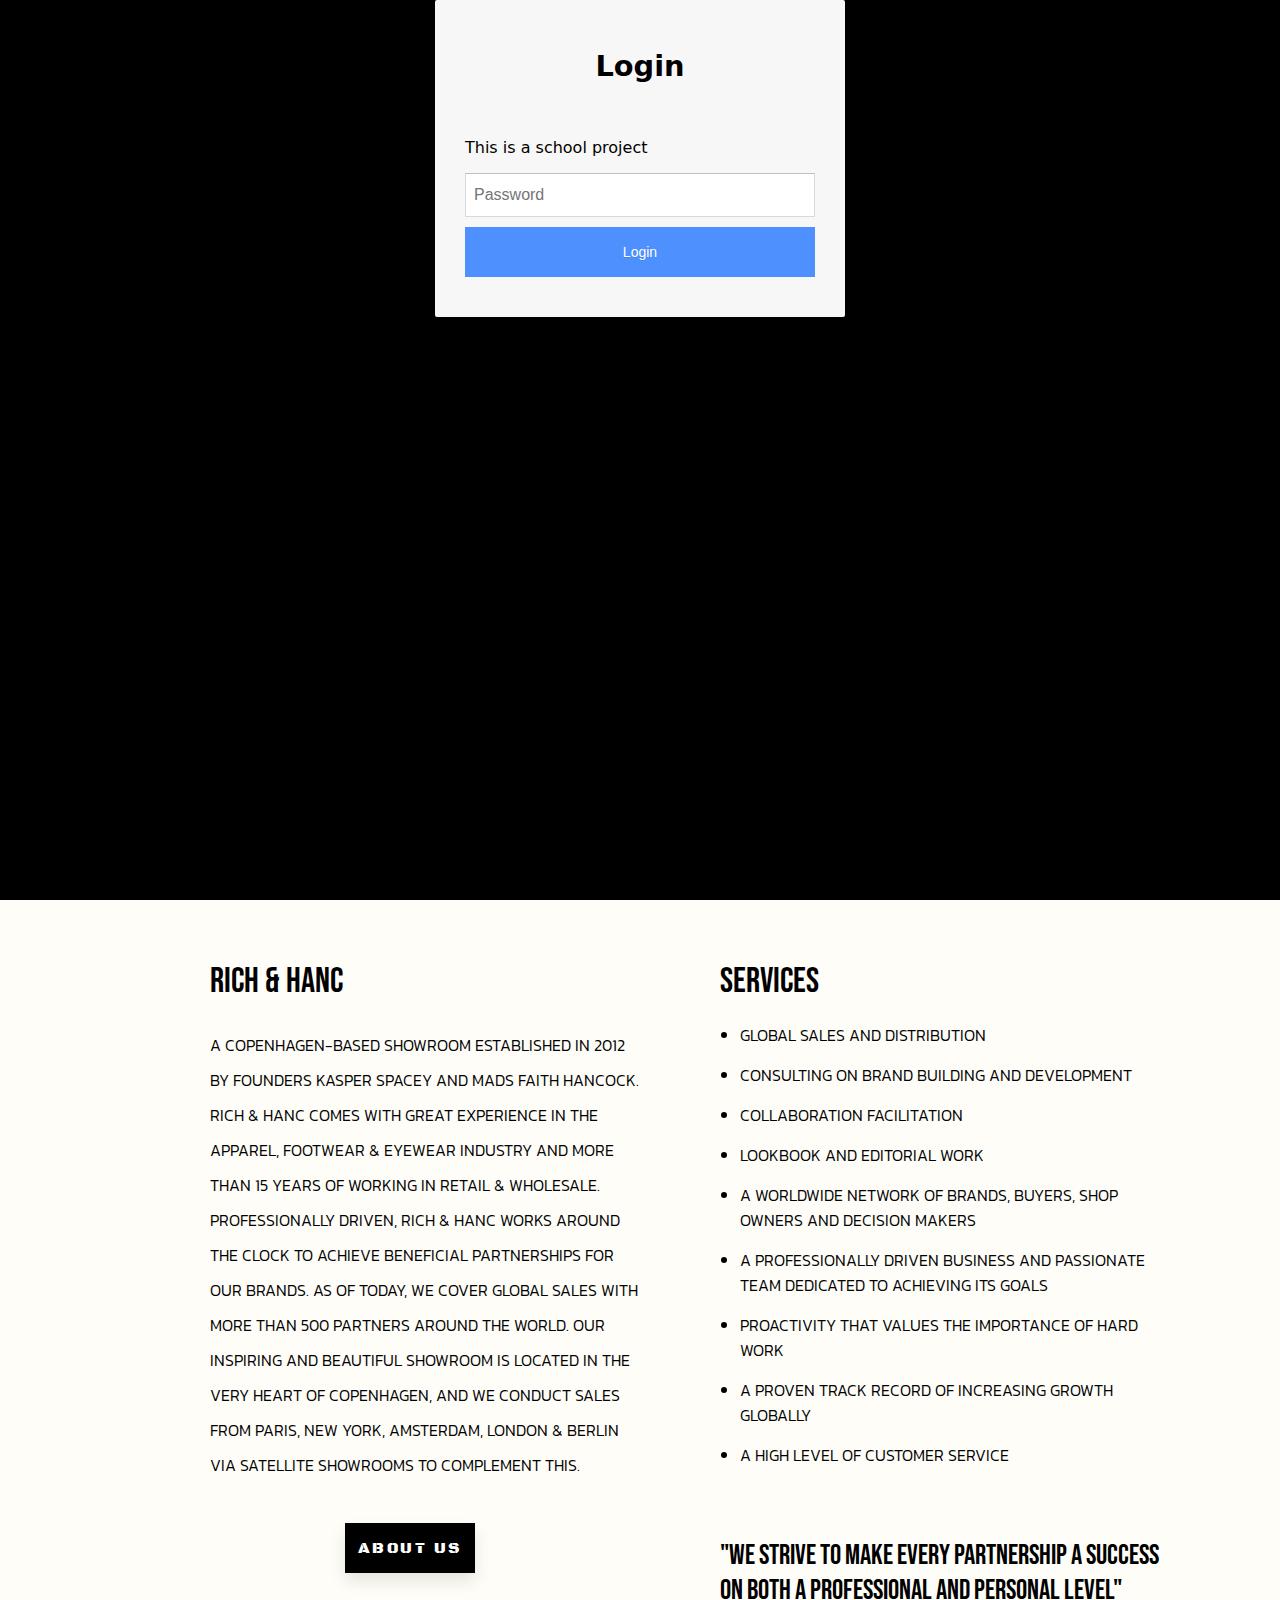
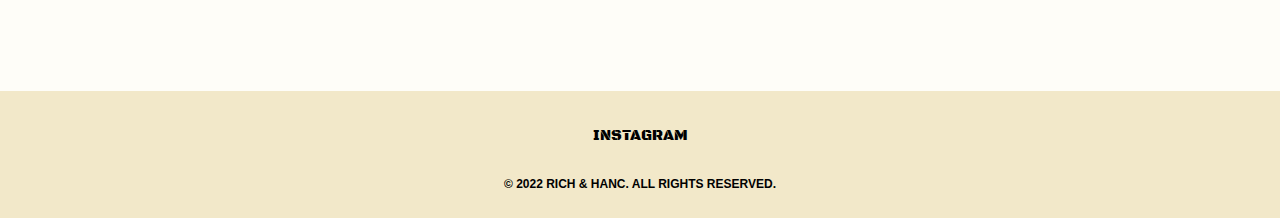
<file: index.html>
<!DOCTYPE html>
<html lang="en">

<head>
    <meta charset="UTF-8">
    <meta name="viewport" content="width=device-width, initial-scale=1.0">
    <meta name="robots" content="noindex">
    <link rel="icon" type="image/x-icon" href="favicon/favicon.ico">
    <link rel="preconnect" href="https://fonts.googleapis.com">
    <link rel="preconnect" href="https://fonts.gstatic.com" crossorigin>
    <link href="https://fonts.googleapis.com/css2?family=Black+Ops+One&display=swap" rel="stylesheet">
    <link rel="preconnect" href="https://fonts.googleapis.com">
    <link rel="preconnect" href="https://fonts.gstatic.com" crossorigin>
    <link href="https://fonts.googleapis.com/css2?family=Bebas+Neue&display=swap" rel="stylesheet">
    <link rel="preconnect" href="https://fonts.googleapis.com">
    <link rel="preconnect" href="https://fonts.gstatic.com" crossorigin>
    <link
        href="https://fonts.googleapis.com/css2?family=Kanit:ital,wght@0,100;0,200;0,300;0,400;0,500;0,600;0,700;0,800;0,900;1,100;1,200;1,300;1,400;1,500;1,600;1,700;1,800;1,900&display=swap"
        rel="stylesheet">
    <link rel="stylesheet" href="script.js">
    <link rel="stylesheet" href="general.css">
    <link rel="stylesheet" href="index.css">

    <title> Rich & Hanc</title>
</head>

<body>
    <header>
        <div class="logo">
            <a href="index.html">
                <img class="rotating-logo" src="logo/rich_hanc_logo.png" alt="rotating-logo">
            </a>
        </div>
        <nav>
            <ul class="menu">
                <li><a href="about.html">ABOUT</a></li>
                <li><a href="brands.html">OUR BRANDS</a></li>
                <li><a href="showroom.html">SHOWROOM</a></li>
                <li><a href="contact.html">CONTACT</a></li>
            </ul>
            <div class="burger">
                <div class="line"></div>
                <div class="line"></div>
                <div class="line"></div>
            </div>
        </nav>

    </header>
    <script src="menu.js"></script>
    <main>
        <div class="slideshow-container">

            <div class="mySlides fade">
                <img src="billeder/magasin.png" style="width:100%" alt="billede1">
                <div class="text">MORE THAN JUST AN AGENT</div>
            </div>

            <div class="mySlides fade">
                <img src="billeder/tshirts_vest_bukser.png" style="width:100%" alt="billede2">
                <div class="text">MORE THAN JUST AN AGENT</div>
            </div>

            <div class="mySlides fade">
                <img src="billeder/nordasko4.png" style="width:100%" alt="billede3">
                <div class="text">MORE THAN JUST AN AGENT</div>
            </div>

            <div class="mySlides fade">
                <img src="billeder/norda_techjakker.webp" style="width:100%" alt="billede4">
                <div class="text">MORE THAN JUST AN AGENT</div>
            </div>

            <div class="mySlides fade">
                <img src="billeder/glasbænk.png" style="width:100%" alt="billede5">
                <div class="text">MORE THAN JUST AN AGENT</div>
            </div>

            <div class="mySlides fade">
                <img src="billeder/closeup_tshirts.webp" style="width:100%" alt="billede6">
                <div class="text">MORE THAN JUST AN AGENT</div>
            </div>

            <div class="mySlides fade">
                <img src="billeder/showroom_billede.webp" style="width:100%" alt="billede7">
                <div class="text">MORE THAN JUST AN AGENT</div>
            </div>
        </div>
        <div class="tekst-container">
            <div class="tekst-row">
                <div class="tekst_landingpage">
                    <h2>RICH & HANC</h2>
                    <p>
                        A COPENHAGEN-BASED SHOWROOM ESTABLISHED IN 2012 BY FOUNDERS KASPER SPACEY AND MADS FAITH
                        HANCOCK.
                        RICH &
                        HANC COMES WITH
                        GREAT EXPERIENCE IN THE APPAREL, FOOTWEAR & EYEWEAR INDUSTRY AND MORE THAN 15 YEARS OF WORKING
                        IN
                        RETAIL
                        & WHOLESALE.

                        PROFESSIONALLY DRIVEN, RICH & HANC WORKS AROUND THE CLOCK TO ACHIEVE BENEFICIAL PARTNERSHIPS FOR
                        OUR
                        BRANDS. AS OF
                        TODAY, WE COVER GLOBAL SALES WITH MORE THAN 500 PARTNERS AROUND THE WORLD.

                        OUR INSPIRING AND BEAUTIFUL SHOWROOM IS LOCATED IN THE VERY HEART OF COPENHAGEN, AND WE CONDUCT
                        SALES
                        FROM PARIS, NEW
                        YORK, AMSTERDAM, LONDON & BERLIN VIA SATELLITE SHOWROOMS TO COMPLEMENT THIS.
                    </p>
                    <!-- <div class="about_knap">
                        <p><a href="about.html">ABOUT</a></p>
                    </div> -->
                </div>
                <div class="button_div">
                    <a href="about.html"><button class="button">ABOUT US</button></a>
                </div>
            </div>
            <div class="tekst-row2">
                <div class="tekst_services">
                    <h2 class="services_overskrift">SERVICES</h2>
                    <ul class="custom-list">
                        <li>GLOBAL SALES AND DISTRIBUTION</li>
                        <li>CONSULTING ON BRAND BUILDING AND DEVELOPMENT</li>
                        <li>COLLABORATION FACILITATION</li>
                        <li>LOOKBOOK AND EDITORIAL WORK</li>
                        <li>A WORLDWIDE NETWORK OF BRANDS, BUYERS, SHOP OWNERS AND DECISION MAKERS</li>
                        <li>A PROFESSIONALLY DRIVEN BUSINESS AND PASSIONATE TEAM DEDICATED TO ACHIEVING ITS GOALS</li>
                        <li>PROACTIVITY THAT VALUES THE IMPORTANCE OF HARD WORK</li>
                        <li>A PROVEN TRACK RECORD OF INCREASING GROWTH GLOBALLY</li>
                        <li>A HIGH LEVEL OF CUSTOMER SERVICE</li>
                    </ul>
                    <p class="citat">"WE STRIVE TO MAKE EVERY PARTNERSHIP A SUCCESS ON BOTH A PROFESSIONAL AND PERSONAL
                        LEVEL"</p>
                </div>
            </div>
        </div>

    </main>

    <footer class="footer">
        <div class="tekst_footer">
            <p><a href="https://www.instagram.com/richandhancagency/" target="_blank">INSTAGRAM</a></p>
        </div>
        <div class="undertekst_footer">
            <p>© 2022 RICH & HANC. ALL RIGHTS RESERVED.</p>
        </div>
    </footer>
    <script src="script.js"></script>
    <script src="login.js"></script>
</body>

</html>
</file>
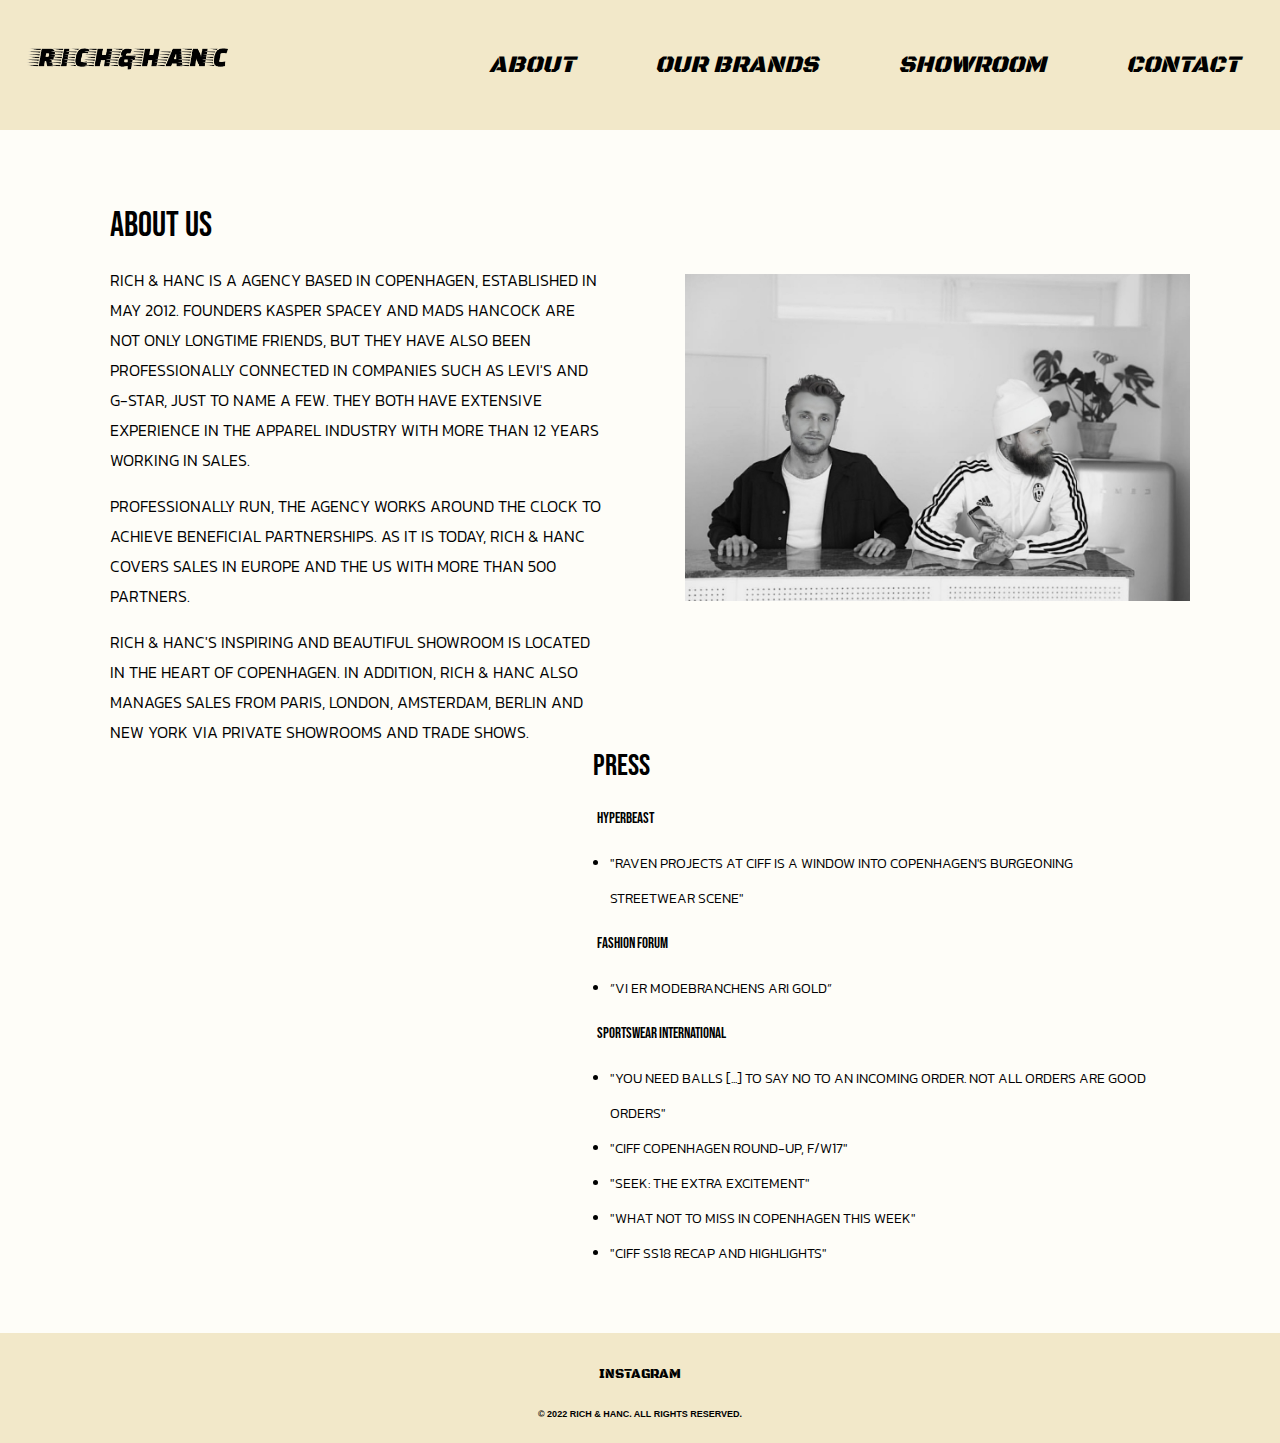
<file: about.html>
<!DOCTYPE html>
<html lang="en">

<head>
    <meta charset="UTF-8">
    <meta name="viewport" content="width=device-width, initial-scale=1.0">
    <meta name="robots" content="noindex">
    <link rel="icon" type="image/x-icon" href="favicon/favicon.ico">
    <link rel="preconnect" href="https://fonts.googleapis.com">
    <link rel="preconnect" href="https://fonts.gstatic.com" crossorigin>
    <link href="https://fonts.googleapis.com/css2?family=Black+Ops+One&display=swap" rel="stylesheet">
    <link rel="preconnect" href="https://fonts.googleapis.com">
    <link rel="preconnect" href="https://fonts.gstatic.com" crossorigin>
    <link href="https://fonts.googleapis.com/css2?family=Bebas+Neue&display=swap" rel="stylesheet">
    <link rel="preconnect" href="https://fonts.googleapis.com">
    <link rel="preconnect" href="https://fonts.gstatic.com" crossorigin>
    <link
        href="https://fonts.googleapis.com/css2?family=Kanit:ital,wght@0,100;0,200;0,300;0,400;0,500;0,600;0,700;0,800;0,900;1,100;1,200;1,300;1,400;1,500;1,600;1,700;1,800;1,900&display=swap"
        rel="stylesheet">
    <link rel="stylesheet" href="script.js">
    <link rel="stylesheet" href="general.css">
    <link rel="stylesheet" href="about.css">

    <title>Rich & Hanc</title>
</head>

<body>
    <header>
        <div class="logo">
            <a href="index.html">
                <img class="rotating-logo" src="logo/rich_hanc_logo.png" alt="rotating-logo">
            </a>
        </div>
        <nav>
            <ul class="menu">
                <li><a href="about.html">ABOUT</a></li>
                <li><a href="brands.html">OUR BRANDS</a></li>
                <li><a href="showroom.html">SHOWROOM</a></li>
                <li><a href="contact.html">CONTACT</a></li>
            </ul>
            <div class="burger">
                <div class="line"></div>
                <div class="line"></div>
                <div class="line"></div>
            </div>
        </nav>
    </header>
    <script src="menu.js"></script>
    <main>
        <div class="about_container">
            <div class="img_stiferne">
                <img src="billeder/stifterne.webp" alt="stifterne">
            </div>
            <div class="about_us_container">
                <h2 class="about_us_header">ABOUT US</h2>
                <div class="about_us_text">
                    <p>RICH & HANC IS A AGENCY BASED IN COPENHAGEN, ESTABLISHED IN MAY 2012.
                        FOUNDERS KASPER SPACEY AND MADS HANCOCK ARE NOT ONLY LONGTIME FRIENDS, BUT THEY HAVE ALSO BEEN
                        PROFESSIONALLY CONNECTED IN COMPANIES SUCH AS LEVI'S
                        AND G-STAR, JUST TO NAME A FEW. THEY BOTH HAVE EXTENSIVE EXPERIENCE IN THE APPAREL INDUSTRY WITH
                        MORE THAN 12 YEARS
                        WORKING IN SALES.</p>

                    <p>PROFESSIONALLY RUN, THE AGENCY WORKS AROUND THE CLOCK TO ACHIEVE BENEFICIAL PARTNERSHIPS.
                        AS IT IS TODAY, RICH & HANC COVERS SALES IN EUROPE AND THE US WITH MORE THAN 500 PARTNERS.</p>

                    <p>RICH & HANC'S INSPIRING AND BEAUTIFUL SHOWROOM IS LOCATED IN THE HEART OF COPENHAGEN. IN
                        ADDITION,
                        RICH & HANC ALSO MANAGES SALES FROM PARIS, LONDON,
                        AMSTERDAM, BERLIN AND NEW YORK VIA PRIVATE SHOWROOMS AND TRADE SHOWS.</p>
                </div>
            </div>
        </div>
        <div class="press_container">
            <h3 class="press_header">PRESS</h3>
            <ul class="press_links">
                <p class="h4">HYPERBEAST</p>
                <li><a href="https://hypebeast.com/2016/8/ciff-raven-projects-copenhagen-recap-august-2016">"RAVEN
                        PROJECTS AT CIFF IS A WINDOW INTO COPENHAGEN'S BURGEONING STREETWEAR SCENE"</a>
                </li>
                <p class="h4">FASHION FORUM</p>
                <li><a href="https://fashionforum.dk/2017/11/10/vi-modebranchens-ari-gold/">”VI ER MODEBRANCHENS ARI
                        GOLD”</a></li>
                <p class="h4">SPORTSWEAR INTERNATIONAL</p>
                <li><a
                        href="https://www.the-spin-off.com/news/portrait/Interview-You-need-balls-...-to-say-no-to-an-incoming-order.-Not-all-orders-are-good-orders-13986">"YOU
                        NEED BALLS [...] TO SAY NO TO AN INCOMING ORDER. NOT ALL ORDERS ARE GOOD ORDERS"</a></li>
                <li><a href="https://www.the-spin-off.com/news/stories/Trade-Show-CIFF-Copenhagen-round-up-FW17-12985">"CIFF
                        COPENHAGEN ROUND-UP, F/W17"</a></li>
                <li><a href="https://www.the-spin-off.com/news/stories/Trade-Show-Seek-The-extra-excitement-13510">"SEEK:
                        THE EXTRA EXCITEMENT"</a></li>
                <li><a
                        href="https://www.the-spin-off.com/news/stories/Preview-What-not-to-miss-in-Copenhagen-this-week-13611">"WHAT
                        NOT TO MISS IN COPENHAGEN THIS WEEK"</a></li>
                <li><a
                        href="https://www.the-spin-off.com/news/stories/Trade-Show-CIFF-ss-18-recap-and-highlights-13623">"CIFF
                        SS18 RECAP AND HIGHLIGHTS"</a></li>
            </ul>
        </div>
    </main>
    <footer class="footer_about">
        <div class="tekst_footer_about">
            <p><a href="https://www.instagram.com/richandhancagency/" target="_blank">INSTAGRAM</a></p>
        </div>
        <div class="undertekst_footer_about">
            <p>© 2022 RICH & HANC. ALL RIGHTS RESERVED.</p>
        </div>
    </footer>
</body>

</html>
</file>
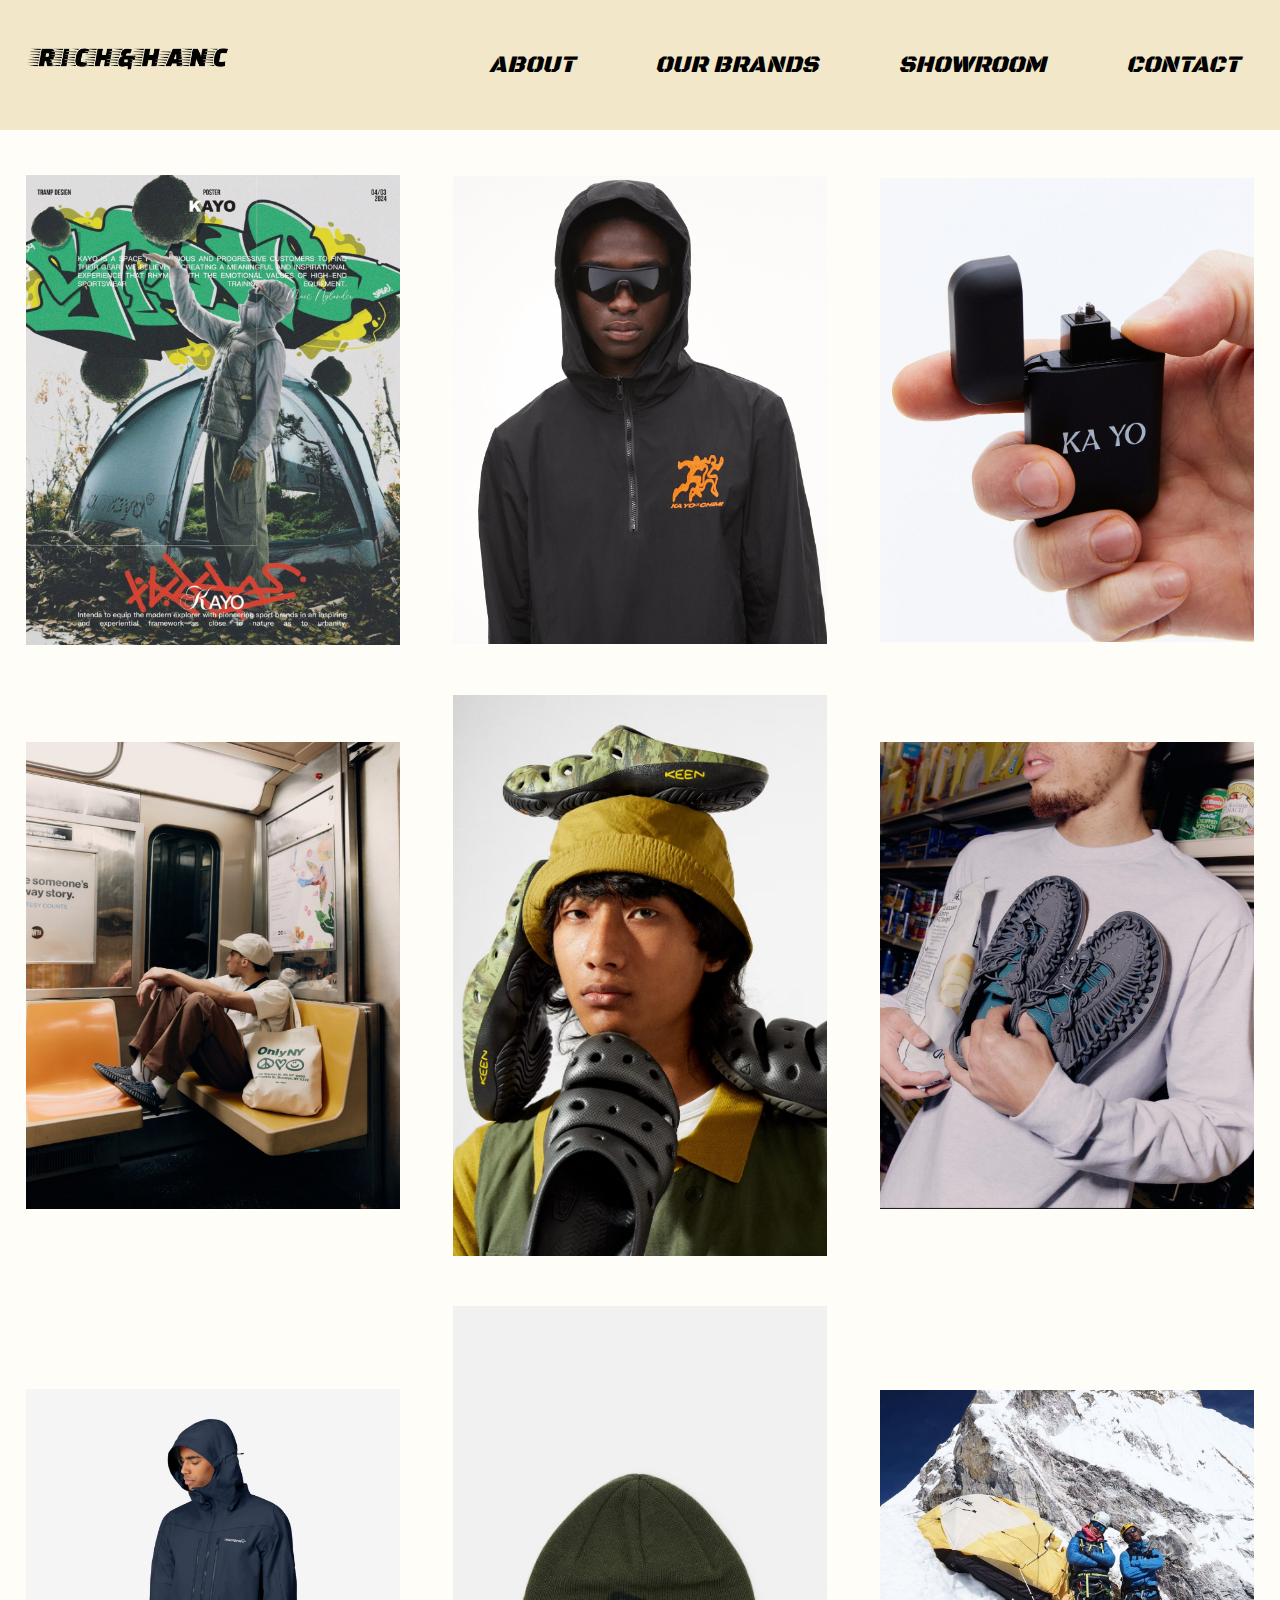
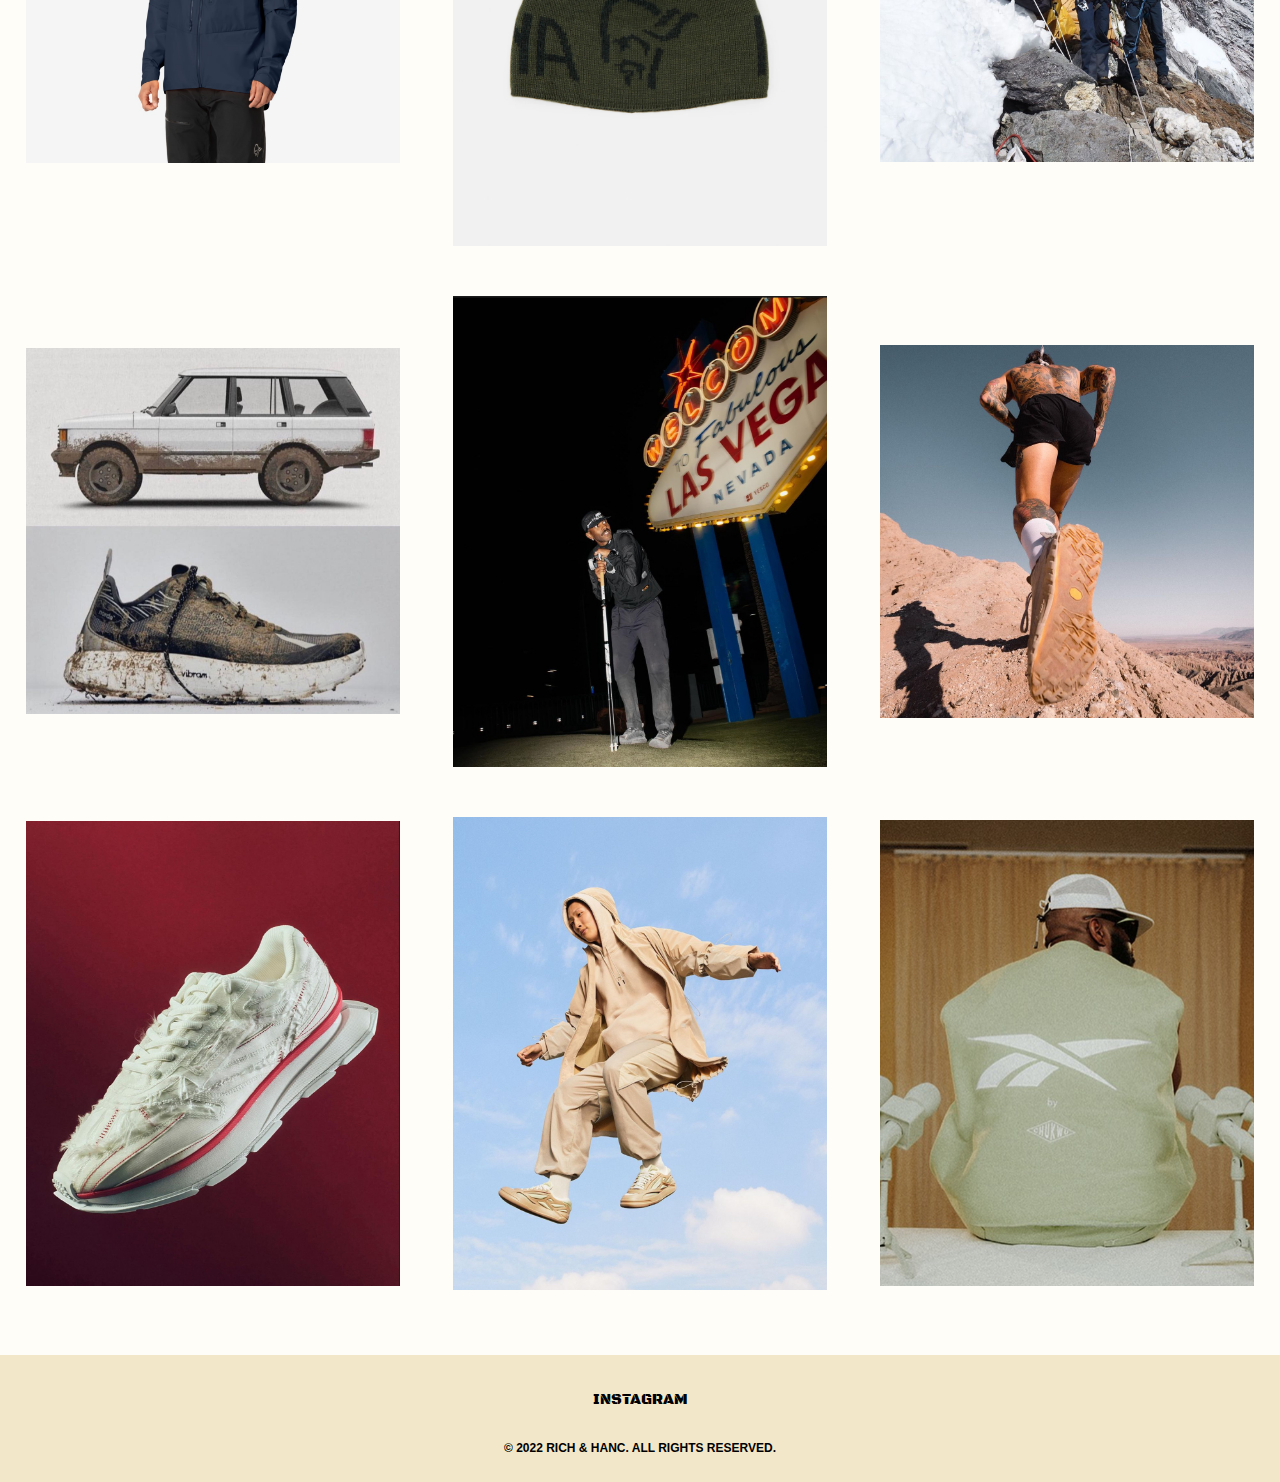
<file: brands.html>
<!DOCTYPE html>
<html lang="en">

<head>
    <meta charset="UTF-8">
    <meta name="viewport" content="width=device-width, initial-scale=1.0">
    <meta name="robots" content="noindex">
    <link rel="icon" type="image/x-icon" href="favicon/favicon.ico">
    <link rel="preconnect" href="https://fonts.googleapis.com">
    <link rel="preconnect" href="https://fonts.gstatic.com" crossorigin>
    <link href="https://fonts.googleapis.com/css2?family=Black+Ops+One&display=swap" rel="stylesheet">
    <link rel="preconnect" href="https://fonts.googleapis.com">
    <link rel="preconnect" href="https://fonts.gstatic.com" crossorigin>
    <link href="https://fonts.googleapis.com/css2?family=Bebas+Neue&display=swap" rel="stylesheet">
    <link rel="stylesheet" href="script.js">
    <link rel="stylesheet" href="general.css">
    <link rel="stylesheet" href="brands.css">
    <title> Rich & Hanc</title>
</head>

<body>
    <header>
        <div class="logo">
            <a href="index.html">
                <img class="rotating-logo" src="logo/rich_hanc_logo.png" alt="rotating-logo">
            </a>
        </div>
        <nav>
            <ul class="menu">
                <li><a href="about.html">ABOUT</a></li>
                <li><a href="brands.html">OUR BRANDS</a></li>
                <li><a href="showroom.html">SHOWROOM</a></li>
                <li><a href="contact.html">CONTACT</a></li>
            </ul>
            <div class="burger">
                <div class="line"></div>
                <div class="line"></div>
                <div class="line"></div>
            </div>
        </nav>

    </header>
    <script src="menu.js"></script>
    <main>
        <div class="brands_container">
            <h3><a href="https://www.ka-yo.com/dk/en">KA-YO</a></h3>
            <div class="brand_item" data-brand="KA-YO">
                <img class="imghovsa" src="billeder/our_brands/kayo.webp" alt="kayo1">
                <img src="billeder/our_brands/kayo2.webp" alt="kayo2">
                <img src="billeder/our_brands/kayo3.webp" alt="kayo3">
            </div>
            <h3><a href="https://www.keenfootwear.com">KEEN</a></h3>
            <div class="brand_item" data-brand="KEEN">
                <img src="billeder/our_brands/keen2.webp" alt="keen2">
                <img src="billeder/our_brands/keen.webp" alt="keen">
                <img src="billeder/our_brands/keen3.webp" alt="keen3">
            </div>
            <h3><a href="https://www.norrona.com">NORRØNA</a></h3>
            <div class="brand_item" data-brand="NORRØNA">
                <img src="billeder/our_brands/norrona1.webp" alt="norrona1">
                <img src="billeder/our_brands/norrona2.webp" alt="norrona2">
                <img src="billeder/our_brands/norrona3.webp" alt="norrona3">
            </div>
            <h3><a href="https://nordarun.com">NORDA</a></h3>
            <div class="brand_item" data-brand="NORDA">
                <img src="billeder/our_brands/norda.webp" alt="norda">
                <img src="billeder/our_brands/norda2.webp" alt="norda2">
                <img src="billeder/our_brands/norda3.webp" alt="norda3">
            </div>
            <h3><a href="https://www.reebok.eu/en-pt/reebok-ltd">REEBOK LTD</a></h3>
            <div class="brand_item" data-brand="REEBOK LTD">
                <img src="billeder/our_brands/rebook1.webp" alt="rebook1">
                <img src="billeder/our_brands/rebook2.webp" alt="rebook2">
                <img src="billeder/our_brands/rebook3.webp" alt="rebook3">
            </div>
        </div>
    </main>
    <footer class="footer">
        <div class="tekst_footer">
            <p><a href="https://www.instagram.com/richandhancagency/" target="_blank">INSTAGRAM</a></p>
        </div>
        <div class="undertekst_footer">
            <p>© 2022 RICH & HANC. ALL RIGHTS RESERVED.</p>
        </div>
    </footer>
</body>

</html>
</file>
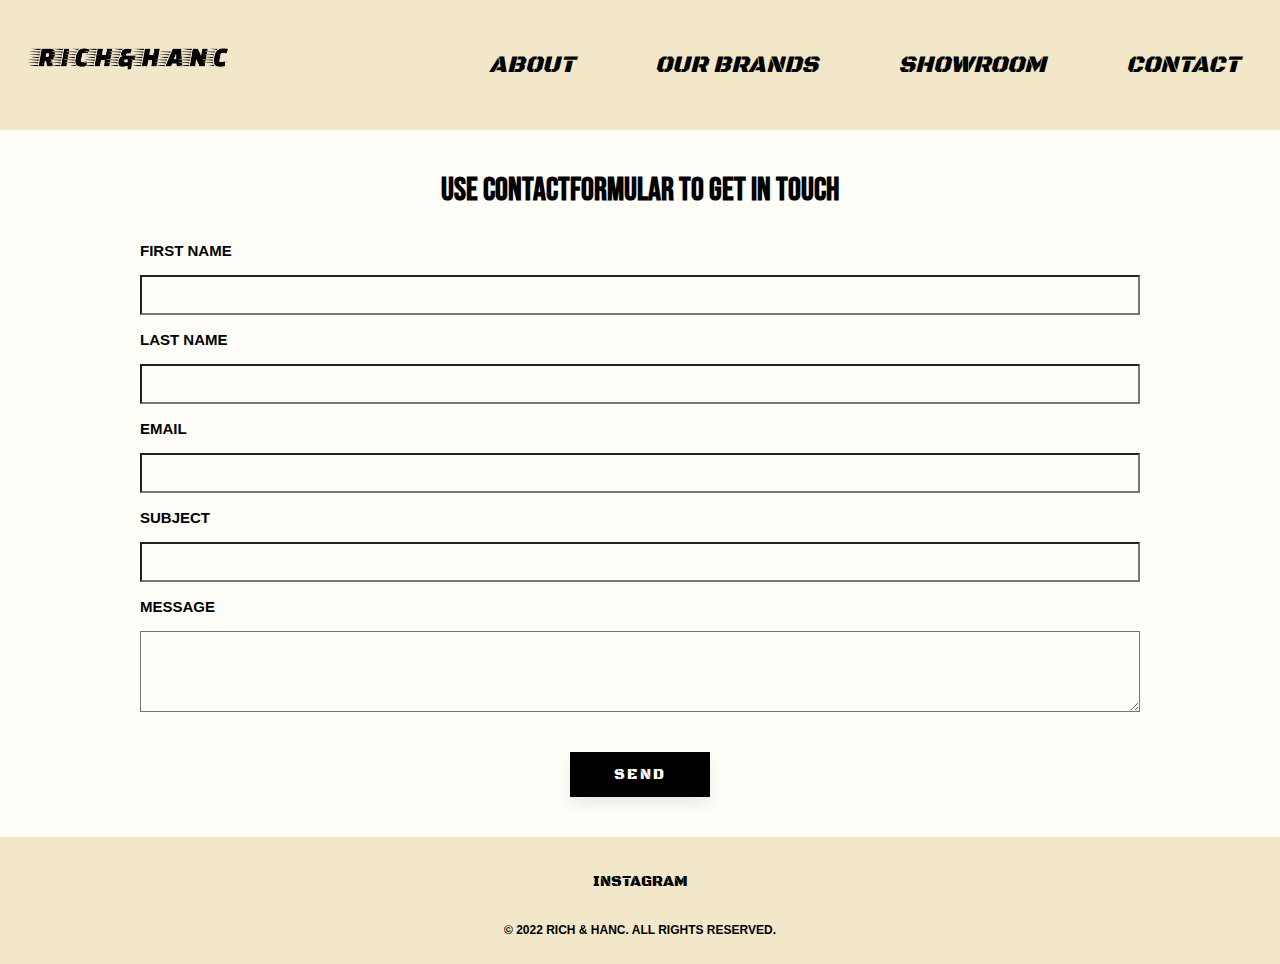
<file: contact.html>
<!DOCTYPE html>
<html lang="en">

<head>
    <meta charset="UTF-8">
    <meta name="viewport" content="width=device-width, initial-scale=1.0">
    <meta name="robots" content="noindex">
    <link rel="icon" type="image/x-icon" href="favicon/favicon.ico">
    <link rel="preconnect" href="https://fonts.googleapis.com">
    <link rel="preconnect" href="https://fonts.gstatic.com" crossorigin>
    <link href="https://fonts.googleapis.com/css2?family=Black+Ops+One&display=swap" rel="stylesheet">
    <link rel="preconnect" href="https://fonts.googleapis.com">
    <link rel="preconnect" href="https://fonts.gstatic.com" crossorigin>
    <link href="https://fonts.googleapis.com/css2?family=Bebas+Neue&display=swap" rel="stylesheet">
    <link rel="stylesheet" href="general.css">
    <link rel="stylesheet" href="contact.css">
    <title> Rich & Hanc</title>
</head>

<body>
    <header>
        <div class="logo">
            <a href="index.html">
                <img class="rotating-logo" src="logo/rich_hanc_logo.png" alt="rotating-logo">
            </a>
        </div>
        <nav>
            <ul class="menu">
                <li><a href="about.html">ABOUT</a></li>
                <li><a href="brands.html">OUR BRANDS</a></li>
                <li><a href="showroom.html">SHOWROOM</a></li>
                <li><a href="contact.html">CONTACT</a></li>
            </ul>
            <div class="burger">
                <div class="line"></div>
                <div class="line"></div>
                <div class="line"></div>
            </div>
        </nav>
    </header>
    <script src="menu.js"></script>
    <main>
        <h1>Use contactformular to get in touch</h1>
        <form>
            <div class="form-felt1">
                <label for="first-name">FIRST NAME </label>
                <input id="first-name" name="fname" type="text" required>

                <label for="last-name">LAST NAME </label>
                <input id="last-name" name="lname" type="text" required>
            </div>
            <div class="form-felt2">
                <label for="email">EMAIL </label>
                <input id="email" name="email" type="email" required>

                <label for="Subject">SUBJECT </label>
                <input id="Subject" name="Subject" type="text" required>

                <label>MESSAGE </label>
                <textarea name="Message" rows="5" required></textarea>
            </div>
            <div class="button_div">
                <button class="form-felt-button">Send</button>
            </div>

        </form>


    </main>
    <footer class="footer">
        <div class="tekst_footer">
            <p><a href="https://www.instagram.com/richandhancagency/" target="_blank">INSTAGRAM</a></p>
        </div>
        <div class="undertekst_footer">
            <p>© 2022 RICH & HANC. ALL RIGHTS RESERVED.</p>
        </div>
    </footer>
</body>

</html>
</file>
<file: general.css>
* {
  box-sizing: border-box;
}

html,
body {
  margin: 0;
  padding: 0;
  width: 100%;
  height: 100%;
  --primary-color: #000000;
}

body {
  display: flex;
  flex-direction: column;
  min-height: 100vh;
  padding-bottom: 10px;
}

/* header/menu */
header {
  display: flex;
  justify-content: space-between;
  align-items: center;
  padding: 15px;
  background-color: #f2e8c9;
  max-height: 130px;
  width: 100%;
  position: relative;
}

.logo img {
  width: 90%;
  height: auto;
  padding-top: 5px;
  transition: opacity 170ms ease-in-out, color 170ms ease-in-out, background-color 170ms ease-in-out;
}

.logo a {
  transition: opacity 170ms ease-in-out, color 170ms ease-in-out, background-color 170ms ease-in-out;
}

.logo a:hover {
  opacity: 0.5;
}

nav {
  display: flex;
  align-items: center;
}

.menu {
  display: flex;
  list-style: none;
  margin: 0;
  padding: 0;
}

.menu li {
  display: inline;
}

.menu li:last-child {
  margin-right: 0;
}

.menu a {
  display: block;
  padding: 10px;
  color: #000000;
  text-decoration: none;
  transition: opacity 170ms ease-in-out, color 170ms ease-in-out, background-color 170ms ease-in-out;
  text-align: end;
  font-family: "Black Ops One", system-ui;
  font-weight: normal;
  font-style: italic;
  font-size: 11px;
}

.menu a:hover {
  opacity: 0.5;
}

/* Burger menu styles Jose*/
/* .burger-menu {
  display: none;
  font-size: 30px;
  cursor: pointer;
  z-index: 1100;
  transition: opacity 170ms ease-in-out, color 170ms ease-in-out, background-color 170ms ease-in-out;
}*/
/* .burger-menu:hover {
  opacity: 0.5; /* Justér gennemsigtighedsniveauet */

/*Burger menu*/
.burger {
  width: 30px;
  height: 20px;
  cursor: pointer;
}

.burger .line {
  width: 100%;
  height: 2px;
  background-color: #000000;
  margin-top: 5px;
  transition: 0.2s linear;
}
.burger {
  display: none;
}

/* Media queries for mobile */
@media screen and (max-width: 768px) {
  .menu {
    display: none; /* Skjul menuen som standard på mobil */
    flex-direction: column;
    width: 100%;
    background-color: #f2e8c9;
    position: fixed;
    top: 0;
    left: 0;
    z-index: 1000; /* Sørger for, at menuen er øverst */
    padding-top: 55px;
    padding-left: 0px;
  }
  .burger {
    display: block; /* Vis burger-menu-ikonet på mobil */
    z-index: 1100; /* Sørger for, at burger-menuen er øverst */
    padding-bottom: 30px;
  }

  .burger.active .line:nth-child(1) {
    transform: rotate(45deg) translate(5px, 5px);
    transition: 0.2s linear;
  }

  .burger.active .line:nth-child(2) {
    opacity: 0;
    transition: 0.15s linear;
  }

  .burger.active .line:nth-child(3) {
    transform: rotate(-45deg) translate(5px, -5px);
    transition: 0.2s linear;
  }

  nav.active .menu {
    display: block;
    background-color: #f2e8c9;
    position: absolute;
    top: 60px;
    left: 0;
    width: 100%;
    box-shadow: 0 0 10px rgba(0, 0, 0, 0.1);
    z-index: 1;
  }

  nav.active .menu li {
    margin: 10px 20px;
  }

  nav.active .menu a {
    font-size: 20px;
  }
}

.menu li {
  margin: 20px; /* Tilføj margin mellem menupunkterne */
}

.menu.active {
  display: flex; /* Vis menuen, når den har klassen 'active'*/
}

/*Logo*/
.logo,
.burger {
  margin-bottom: 30px; /* Tilføj lidt mellemrum mellem logoet og burger-menuen */
}

.logo {
  z-index: 1200; /* Sørger for, at logoet er øverst */
  margin-bottom: 15px; /* Tilføj lidt mellemrum mellem logoet og burger-menuen */
  width: 70%;
}
.rotating-logo {
  width: 150px;
  animation: rotate 5s linear infinite;
}

@keyframes rotate {
  from {
    transform: rotateY(0deg);
  }
  to {
    transform: rotateY(360deg);
  }
}

/* footer */
.footer {
  display: flex;
  padding: 15px;
  background-color: #f2e8c9;
  width: 100%;
  position: relative;
  left: 0;
  bottom: 0;
  justify-content: center; /* Centrer hele containerens indhold */
  align-items: center;
  flex-direction: column; /* Placer børnene i en kolonne */
  margin-bottom: 15px;
  margin-top: 15px;
}

.tekst_footer {
  display: flex;
  justify-content: center; /* Center teksten horisontalt */
  align-items: center; /* Center teksten vertikalt */
  gap: 5px; /* Tilføj lidt mellemrum mellem elementerne */
  color: #000000;
  font-family: "Black Ops One", system-ui;
  font-weight: normal;
  font-style: normal;
  font-size: 13px;
  margin-top: 5px;
}

.undertekst_footer {
  color: #000000;
  font-family: "Franklin Gothic Medium", "Arial Narrow", Arial, sans-serif;
  font-weight: bold;
  font-size: 9px;
  margin-top: 5px;
  text-align: center;
}

.tekst_footer a {
  transition: opacity 170ms ease-in-out, color 170ms ease-in-out, background-color 170ms ease-in-out;
  color: #000000;
  text-decoration: none; /* Fjern understregning */
}

.tekst_footer a:hover {
  opacity: 0.5;
}

/* Media query for desktop version */
@media (min-width: 769px) {
  header {
    padding: 20px;
  }

  .logo img {
    width: 50%;
  }

  .menu a {
    font-size: 24px;
    margin: 10px;
    white-space: nowrap; /**Gør at our brands kommer på 1 linie**/
  }

  .rotating-logo {
    width: 200px;
  }

  .footer {
    padding: 15px;
    margin-top: 20px;
    margin-bottom: 0;
    position: relative; /* Beholder den relative position */
    padding-bottom: 15px;
  }

  .tekst_footer {
    font-size: 15px;
  }

  .undertekst_footer {
    font-size: 12px;
  }
  .slideshow-container {
    max-width: 800px; /* Juster maksimal bredde for desktop */
    position: relative;
    margin: auto;
    margin-bottom: 20px;
    padding-top: 10px;
  }
  .mySlides {
    display: none; /* Start med at skjule alle billeder */
    width: 100%;
  }
  .text {
    font-size: 40px;
    bottom: auto;
    top: 50%; /* Vertikal centrering */
    left: 50%; /* Horisontal centrering */
    transform: translate(-50%, -50%); /* Juster for absolut centring */
  }
  .herosection {
    width: 100%;
    height: 82vh;
    object-fit: cover; /* Beholder proportioner og beskærer om nødvendigt */
  }

  .specifik-side header {
    background-color: #ffffff;
  }

  .specifik-side .menu a {
    color: #000000;
    font-size: 20px;
  }

  .specifik-side footer {
    background-color: #ffffff;
    position: relative; /* Beholder den relative position */
    padding: 20px 0;
    border-top: 1px solid #000000;
    margin-top: 15px;
    margin-bottom: 15px;
  }

  .specifik-side footer p {
    color: #000000;
  }

  .specifik-side footer p a {
    color: #000000;
  }
}
</file>
<file: index.css>
/* index.html */
#index.thml,
body {
  background-color: #fefdf8;
}

.mySlides {
  display: none;
}
img {
  vertical-align: middle;
}

.slideshow-container {
  max-width: 1500px;
  position: relative;
  margin: auto;
  padding-top: 10px;
}

.text {
  font-family: "Bebas Neue", sans-serif;
  color: #000000;
  font-size: 35px;
  font-weight: 500;
  font-style: normal;
  padding: 8px 12px;
  position: absolute;
  top: 45%;
  width: 100%;
  text-align: center;
  opacity: 0.6; /* Tilføj gennemsigtighed */
}

.fade {
  animation-name: fade;
  animation-duration: 0.5s;
}

@keyframes fade {
  from {
    opacity: 0.4;
  }
  to {
    opacity: 1;
  }
}

.tekst_landingpage {
  font-family: "Kanit", sans-serif;
  font-size: 12px;
  font-weight: 350;
  line-height: 23px;
  margin-left: 30px;
  margin-right: 30px;
  max-width: 65ch;
}

.button_div {
  height: 100%;
  display: flex;
  align-items: center;
  justify-content: center;
  margin-top: 2rem;
  margin-bottom: 2rem;
}

.button {
  width: 120px;
  height: 45px;
  font-family: "black ops one";
  font-size: 13px;
  text-transform: uppercase;
  letter-spacing: 2.5px;
  font-weight: 500;
  color: #fff;
  background-color: var(--primary-color);
  border: none;
  border-radius: 0px;
  box-shadow: 0px 8px 15px rgba(0, 0, 0, 0.1);
  transition: all 0.2s ease 0s;
  cursor: pointer;
  outline: none;
}

.button:hover {
  background-color: #f2e8c9;
  box-shadow: 0px 12px 18px #706d6d;
  color: #000000;
  transform: translateY(-5px);
}

h2 {
  font-family: "Bebas Neue", sans-serif;
  font-size: 30px;
  font-weight: 500;
  padding-top: 30px;
}

.citat {
  font-family: "Bebas Neue", sans-serif;
  font-size: 24px;
  font-weight: 500;
  padding-top: 35px;
  line-height: 35px;
}

.tekst_services {
  font-size: 12px;
  font-weight: 350;
  font-family: "Kanit", sans-serif;
  margin-left: 30px;
  margin-right: 30px;
}

.custom-list {
  list-style-type: disc; /* Skifter til bulletpoints */
  padding-left: 20px; /* Tilføjer lidt indrykning til listen */
  margin-bottom: 35px;
}

.custom-list li {
  margin-bottom: 10px; /* Tilføjer afstand mellem punkterne */
}

@media (min-width: 769px) {
  .text {
    font-size: 60px;
    top: 50%;
  }

  .slideshow-container {
    width: 80%;
  }

  .mySlides img {
    height: 80vh;
  }

  .tekst-container {
    display: grid;
    grid-template-columns: 1fr 1fr;
    margin-left: 100px;
  }

  .tekst-row {
    display: grid;
    grid-column: 1/2;
    /* flex: 1; */
    max-width: 65ch;
    margin-left: 50px;
  }

  .tekst-row2 {
    display: grid;
    grid-column: 2/3;
    /* flex: 1;
    display: flex; */
    justify-content: center; /* Centerer teksten horisontalt */
    align-items: flex-start; /* Justerer teksten vertikalt til toppen */
    max-width: 65ch;
    margin-bottom: 35px;
    margin-right: 30px;
    line-height: 25px;
  }

  .button_div {
    display: grid;
    grid-column: 1/2;
    margin-top: -80px;
  }

  .button {
    width: 130px;
    height: 50px;
    font-size: 16px;
  }

  .tekst_landingpage,
  .tekst_services {
    font-size: 16px;
    /* line-height: 28px;
    margin-left: 50px;
    margin-right: 50px; */
  }

  .tekst_landingpage {
    line-height: 35px;
    padding-top: 45px;
    padding-left: 30px;
  }

  h2 {
    font-size: 35px;
  }

  .services_overskrift {
    font-size: 35px;
    padding-top: 0; /* Fjern padding top for bedre justering */
    padding-top: 80px;
  }

  .custom-list {
    margin-top: 20px;
    list-style-type: disc;
    padding-left: 20px;
  }

  .custom-list li {
    margin-bottom: 15px;
  }

  .citat {
    font-size: 28px;
  }
}
</file>
<file: about.css>
#about.thml,
body {
  background-color: #fefdf8;
}

img {
  width: 100%;
}

/*Mobile version*/
.img_stiferne {
  width: 93%;
  margin-left: 18px;
  padding-top: 14px;
  padding-bottom: 10px;
}

.about_us_text {
  font-family: "Kanit", sans-serif;
  font-size: 12px;
  font-weight: 350;
  line-height: 23px;
  margin-left: 30px;
  margin-right: 30px;
  max-width: 65ch;
}

.about_us_header {
  font-family: "Bebas Neue", sans-serif;
  font-size: 30px;
  font-weight: 500;
  margin-left: 30px;
}

li {
  font-family: "Kanit", sans-serif;
  font-size: 12px;
  font-weight: 350;
  margin-left: 5px;
}

.press_header {
  font-family: "Bebas Neue", sans-serif;
  font-size: 30px;
  font-weight: 500;
  margin-left: 30px;
}

.h4 {
  font-family: "Bebas Neue", sans-serif;
  font-size: 15px;
  font-weight: 500;
  margin-left: -0.5rem;
}

/* Styling af links */
li {
  /* font-family: "Kanit", sans-serif;
  font-size: 12px;
  font-weight: 350; */
  line-height: 25px;
  max-width: 65ch;
}

a:link {
  color: rgb(0, 0, 0);
  background-color: transparent;
  text-decoration: none;
}

a:visited {
  color: rgb(0, 0, 0);
  background-color: transparent;
  text-decoration: none;
}

main a:hover {
  color: #f2e8c9;
  background-color: transparent;
  text-decoration: underline;
}

p {
  color: black;
}

/* footer mobile */
.footer_about {
  display: flex;
  padding: 15px;
  background-color: #f2e8c9;
  width: 100%;
  position: relative;
  left: 0;
  bottom: 0;
  justify-content: center; /* Centrer hele containerens indhold */
  align-items: center;
  flex-direction: column; /* Placer børnene i en kolonne */
  margin-bottom: 15px;
  margin-top: 15px;
}

.tekst_footer_about {
  display: flex;
  justify-content: center; /* Center teksten horisontalt */
  align-items: center; /* Center teksten vertikalt */
  gap: 5px; /* Tilføj lidt mellemrum mellem elementerne */
  color: #000000;
  font-family: "Black Ops One", system-ui;
  font-weight: normal;
  font-style: normal;
  font-size: 13px;
  margin-top: 5px;
}

.undertekst_footer_about {
  color: #000000;
  font-family: "Franklin Gothic Medium", "Arial Narrow", Arial, sans-serif;
  font-weight: bold;
  font-size: 9px;
  margin-top: 5px;
  text-align: center;
}

.tekst_footer_about a {
  transition: opacity 170ms ease-in-out, color 170ms ease-in-out, background-color 170ms ease-in-out;
  color: #000000;
  text-decoration: none; /* Fjern understregning */
}

.tekst_footer_about a:hover {
  opacity: 0.5;
}

/* Desktop version */
@media (min-width: 769px) {
  .about_container {
    display: flex;
    flex-direction: row;
    align-items: flex-start;
    justify-content: space-between;
  }

  .img_stiferne,
  .about_us_container,
  .press_container {
    flex: 1;
  }

  .img_stiferne {
    order: 2; /* Billedet placeres til højre */
    display: flex;
    flex-direction: column;
    align-items: flex-end;
  }

  .about_us_container {
    order: 1; /* Teksten placeres til venstre */
    display: flex;
    flex-direction: column;
    justify-content: flex-start;
  }

  .press_container {
    order: 3; /* Press-sektionen placeres under billedet */
    display: flex;
    flex-direction: column;
    align-items: flex-end;
  }

  .img_stiferne img {
    width: 80%;
    height: auto;
    padding-top: 130px;
    margin-left: 40px;
    margin-right: 90px;
  }

  .about_us_header,
  .about_us_text {
    margin-left: 110px;
  }

  .about_us_header {
    font-size: 35px;
    margin-bottom: 2px;
    padding-top: 45px;
  }

  .about_us_text {
    font-size: 16px;
    max-width: 50ch;
    line-height: 30px;
  }

  .press_header {
    margin-right: 630px;
    font-size: 30px;
    margin-bottom: -5px;
    margin-top: -15px;
  }

  .press_links {
    margin-right: 130px;
    font-size: 12px;
    line-height: 25px;
    padding-bottom: 35px;
  }

  h4 {
    font-size: 16px;
    margin-bottom: -5px;
  }

  li {
    font-size: 14px;
    line-height: 35px;
    max-width: 60ch;
  }
}
</file>
<file: brands.css>
/* Generel styling for brands siden */
#brands.thml,
body {
  background-color: #fefdf8;
}

.brands_container {
  display: flex;
  flex-direction: column;
  align-items: center;
  margin-bottom: 20px;
  margin-top: 20px;
}

/* Styling for hvert brand_item */
.brand_item {
  display: flex;
  flex-direction: row;
  flex-wrap: wrap;
  justify-content: center;
  align-items: center;
  margin: 5px 0;
  position: relative; /* For absolut placering af h3 */
  width: 100%;
}

.brand_item img {
  width: calc(100% / 3 - 6px); /* Billeder i en række af tre med mellemrum */
  height: auto;
  margin: 3px;
}

/* Styling for brand navne i mobilversionen */
.brands_container h3 {
  font-family: "Bebas Neue", sans-serif;
  font-size: 40px;
  font-weight: 500;
  text-align: center;
  margin-top: 25px;
  margin-bottom: 3px;
}

.brands_container h3 a {
  text-decoration: none;
  color: inherit;
  transition: opacity 170ms ease-in-out, color 170ms ease-in-out, background-color 170ms ease-in-out;
}

.brands_container h3 a:hover {
  color: #f2e8c9;
  opacity: 0.9;
}

/* Desktop version */
@media (min-width: 769px) {
  .brand_item {
    flex-direction: row;
    flex-wrap: wrap;
    justify-content: space-around;
    width: 100%; /* For at få tre brand_items pr. række */
    margin: 20px 0;
  }

  .brand_item img {
    width: calc(30% - 10px); /* 3 billeder per række med lidt margin */
    margin: 5px;
  }

  .brand_item img:hover {
    transform: scale(1.05);
  }

  .brand_item::before {
    content: attr(data-brand); /* Bruger data-brand attributten til at vise brandnavn */
    position: absolute;
    top: 50%;
    left: 50%;
    transform: translate(-50%, -50%);
    background-color: rgba(0, 0, 0, 0.5);
    color: #f2e8c9;
    font-family: "Bebas Neue", sans-serif;
    font-size: 40px;
    padding: 5px 10px;
    border-radius: 5px;
    opacity: 0;
    transition: opacity 0.3s ease;
    z-index: 1;
  }

  .brand_item:hover::before {
    opacity: 1; /* Viser teksten ved hover */
  }

  .brands_container h3 {
    display: none; /* Skjuler h3 i desktopversionen */
  }
}
</file>
<file: contact.css>
#contact.thml,
body {
  background-color: #fefdf8;
}

main {
  margin: 20px;
}

h1 {
  text-align: center;
  font-family: "Bebas Neue", sans-serif;
  margin-bottom: 2rem;
}

label {
  font-family: "Kanit", sans-serif;
  font-size: 15px;
  font-weight: 600;
}

input,
textarea {
  background-color: #fefdf8;
}

.form-felt1 {
  display: grid;
  gap: 1rem;
  margin-top: 1rem;
  font-size: 0.9rem;
}
/* Style form input fields */
input[type="text"],
input[type="email"],
input[type="submit"] {
  height: 40px; /* Set the height of input fields */
}

.form-felt2 {
  display: grid;
  gap: 1rem;
  margin-top: 1rem;
  font-size: 0.9rem;
}

/* .form-felt-button { */
/* Button Placering */
/*display: flex;
    margin: auto;
    margin-top: 2rem;
    /* Button style */
/*background-color: black;
    font-family: "Black Ops One", system-ui;
    font-weight: 400;
    font-style: normal;
    font-size: 1rem;
    color: white;
    padding: 1rem;
    padding-left: 3rem;
    padding-right: 3rem;
    border-radius: 5px;
    border: black;
  } */

@media screen and (min-width: 600px) {
  form {
    max-width: 1000px;
    margin: 0 auto;
  }
}

/**Button**/
html,
body {
  height: 100%;
}

.button_div {
  height: 100%;
  display: flex;
  align-items: center;
  justify-content: center;
  margin-top: 40px;
}

.form-felt-button {
  width: 140px;
  height: 45px;
  font-family: "black ops one";
  font-size: 15px;
  text-transform: uppercase;
  letter-spacing: 2.5px;
  font-weight: 500;
  color: #fff;
  background-color: var(--primary-color);
  border: none;
  border-radius: 0px;
  box-shadow: 0px 8px 15px rgba(0, 0, 0, 0.072);
  transition: all 0.2s ease 0s;
  cursor: pointer;
  outline: none;
}

.form-felt-button:hover {
  background-color: #f2e8c9;
  box-shadow: 0px 12px 18px #706d6d;
  color: #000000;
  transform: translateY(-5px);
}
</file>
